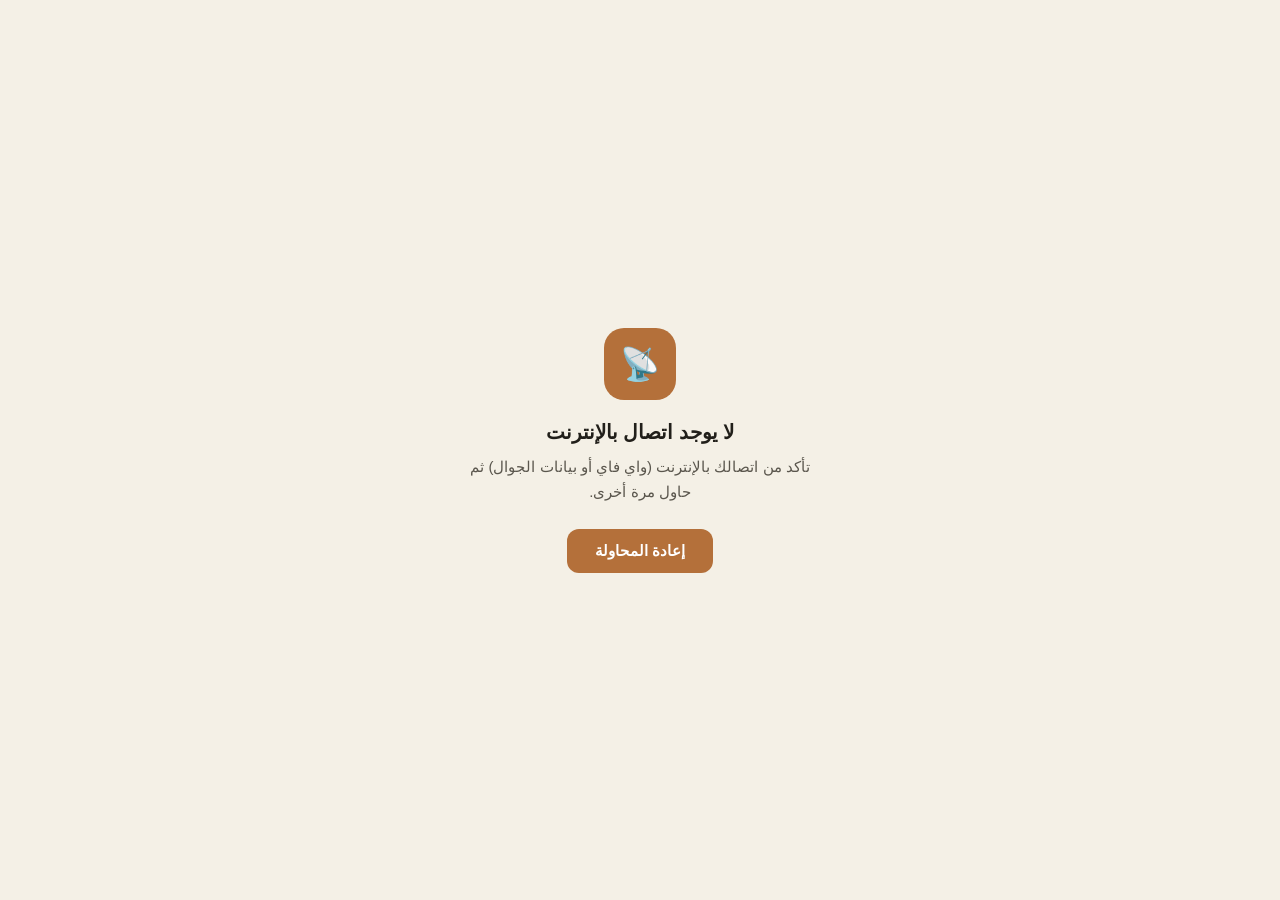
<file: offline.html>
<!DOCTYPE html>
<html lang="ar" dir="rtl">
<head>
<meta charset="UTF-8">
<meta name="viewport" content="width=device-width, initial-scale=1.0, viewport-fit=cover">
<title>لا يوجد اتصال بالإنترنت</title>
<style>
  :root{
    --paper:#F4F0E6; --ink:#211F1A; --wood:#B4703A; --line: rgba(33,31,26,0.12);
  }
  *{box-sizing:border-box; margin:0; padding:0;}
  html,body{height:100%;}
  body{
    background:var(--paper); color:var(--ink); font-family:'Tajawal', 'Segoe UI', sans-serif;
    display:flex; align-items:center; justify-content:center; min-height:100vh; padding:24px; text-align:center;
  }
  .wrap{max-width:360px;}
  .icon{
    width:72px; height:72px; border-radius:20px; background:var(--wood); color:#fff;
    display:flex; align-items:center; justify-content:center; margin:0 auto 20px; font-size:32px;
  }
  h1{font-size:20px; margin-bottom:10px; font-weight:800;}
  p{font-size:15px; line-height:1.7; color:#5a564d; margin-bottom:24px;}
  button{
    background:var(--wood); color:#fff; border:none; border-radius:12px; padding:13px 28px;
    font-size:15px; font-weight:700; font-family:inherit; cursor:pointer;
  }
  button:active{opacity:0.85;}
</style>
</head>
<body>
  <div class="wrap">
    <div class="icon">📡</div>
    <h1>لا يوجد اتصال بالإنترنت</h1>
    <p>تأكد من اتصالك بالإنترنت (واي فاي أو بيانات الجوال) ثم حاول مرة أخرى.</p>
    <button onclick="location.reload()">إعادة المحاولة</button>
  </div>
</body>
</html>
</file>
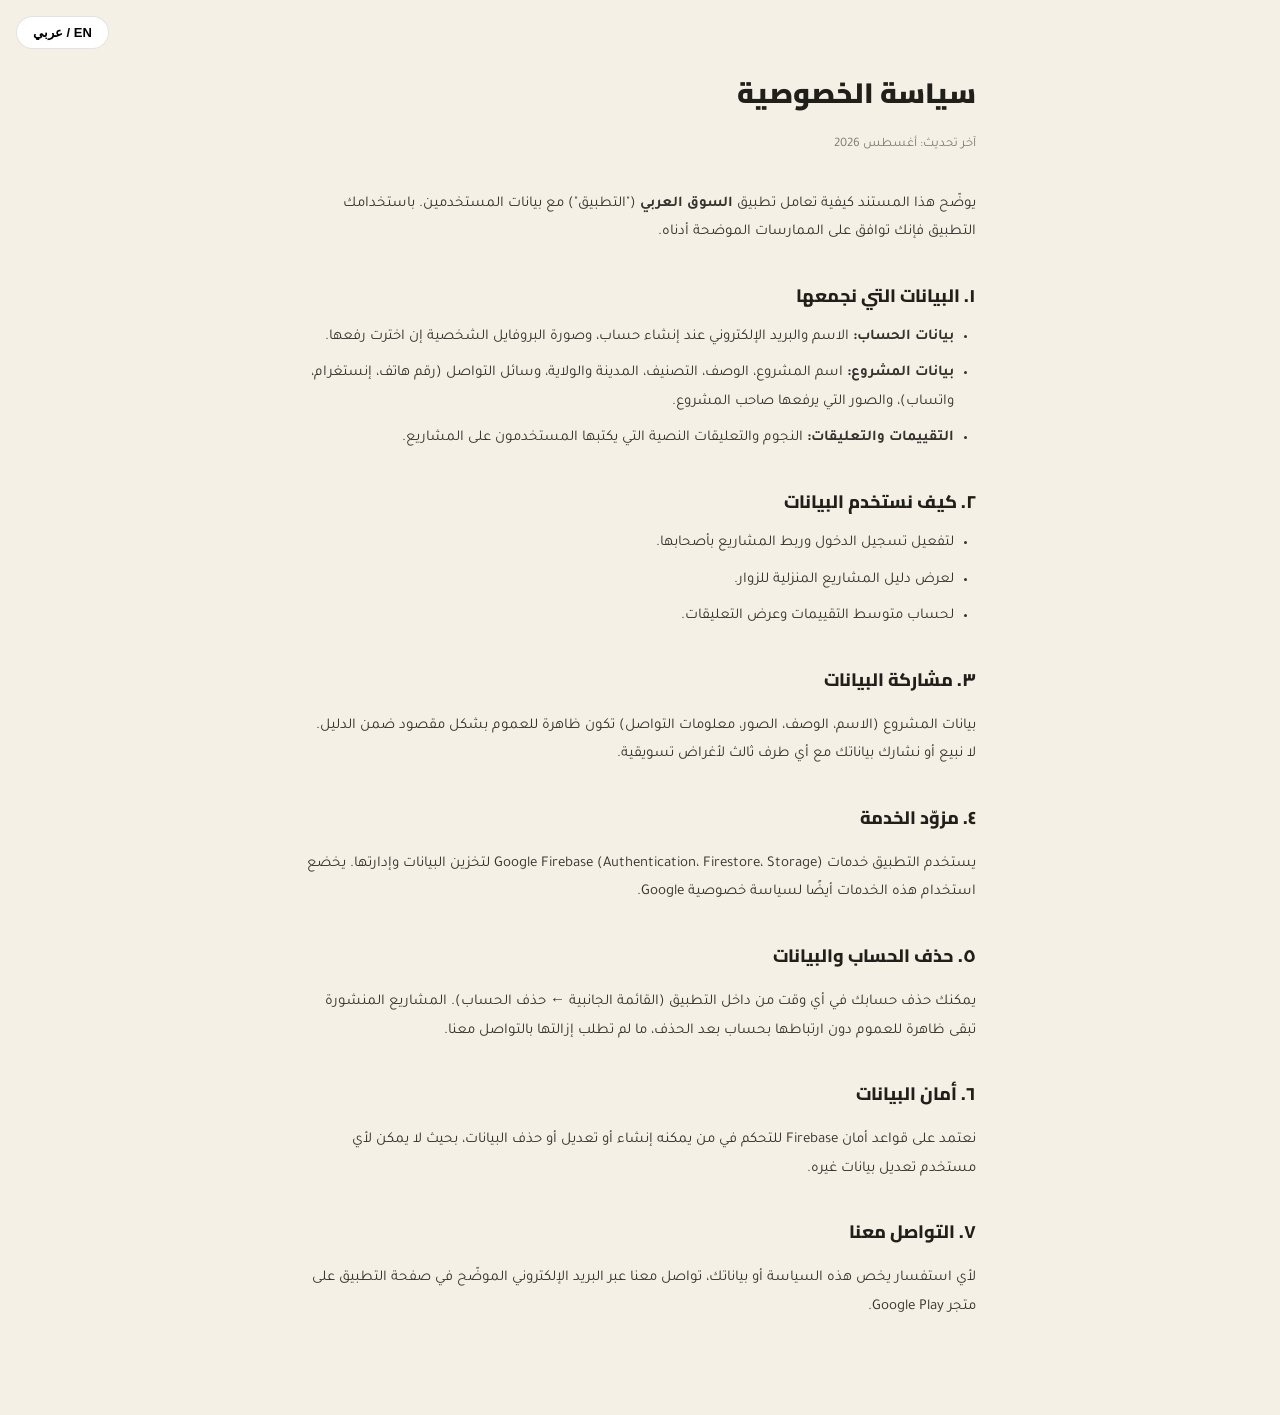
<file: privacy-policy.html>
<!DOCTYPE html>
<html lang="ar" dir="rtl">
<head>
<meta charset="UTF-8">
<meta name="viewport" content="width=device-width, initial-scale=1.0">
<title>سياسة الخصوصية — السوق العربي</title>
<link rel="preconnect" href="https://fonts.googleapis.com">
<link href="https://fonts.googleapis.com/css2?family=Cairo:wght@700;800;900&family=Tajawal:wght@400;500;700&display=swap" rel="stylesheet">
<style>
  :root{ --paper:#F4F0E6; --ink:#211F1A; --wood:#B4703A; --line:rgba(33,31,26,0.12); }
  *{box-sizing:border-box;}
  body{background:var(--paper); color:var(--ink); font-family:'Tajawal', sans-serif; line-height:1.9; margin:0; padding:0;}
  .wrap{max-width:720px; margin:0 auto; padding:48px 24px 80px;}
  h1{font-family:'Cairo', sans-serif; font-weight:900; font-size:28px; margin-bottom:6px;}
  .updated{font-size:13px; opacity:0.55; margin-bottom:32px;}
  h2{font-family:'Cairo', sans-serif; font-weight:800; font-size:18px; margin:32px 0 10px;}
  p{margin-bottom:14px; font-size:15px; opacity:0.9;}
  ul{margin:0 0 14px; padding-inline-start:22px;}
  li{margin-bottom:8px; font-size:15px; opacity:0.9;}
  a{color:var(--wood);}
  .lang-toggle{position:fixed; top:16px; inset-inline-end:16px; background:#fff; border:1px solid var(--line); border-radius:999px; padding:8px 16px; font-size:13px; font-weight:700; cursor:pointer;}
  .en{display:none;}
  html[lang="en"] .ar{display:none;}
  html[lang="en"] .en{display:block;}
  html[lang="en"] body{direction:ltr;}
</style>
</head>
<body>
<button class="lang-toggle" onclick="document.documentElement.lang = document.documentElement.lang === 'ar' ? 'en' : 'ar'; document.documentElement.dir = document.documentElement.lang === 'ar' ? 'rtl' : 'ltr';">EN / عربي</button>

<div class="wrap">
  <div class="ar">
    <h1>سياسة الخصوصية</h1>
    <p class="updated">آخر تحديث: أغسطس 2026</p>

    <p>يوضّح هذا المستند كيفية تعامل تطبيق <strong>السوق العربي</strong> ("التطبيق") مع بيانات المستخدمين. باستخدامك التطبيق فإنك توافق على الممارسات الموضحة أدناه.</p>

    <h2>١. البيانات التي نجمعها</h2>
    <ul>
      <li><strong>بيانات الحساب:</strong> الاسم والبريد الإلكتروني عند إنشاء حساب، وصورة البروفايل الشخصية إن اخترت رفعها.</li>
      <li><strong>بيانات المشروع:</strong> اسم المشروع، الوصف، التصنيف، المدينة والولاية، وسائل التواصل (رقم هاتف، إنستغرام، واتساب)، والصور التي يرفعها صاحب المشروع.</li>
      <li><strong>التقييمات والتعليقات:</strong> النجوم والتعليقات النصية التي يكتبها المستخدمون على المشاريع.</li>
    </ul>

    <h2>٢. كيف نستخدم البيانات</h2>
    <ul>
      <li>لتفعيل تسجيل الدخول وربط المشاريع بأصحابها.</li>
      <li>لعرض دليل المشاريع المنزلية للزوار.</li>
      <li>لحساب متوسط التقييمات وعرض التعليقات.</li>
    </ul>

    <h2>٣. مشاركة البيانات</h2>
    <p>بيانات المشروع (الاسم، الوصف، الصور، معلومات التواصل) تكون ظاهرة للعموم بشكل مقصود ضمن الدليل. لا نبيع أو نشارك بياناتك مع أي طرف ثالث لأغراض تسويقية.</p>

    <h2>٤. مزوّد الخدمة</h2>
    <p>يستخدم التطبيق خدمات Google Firebase (Authentication، Firestore، Storage) لتخزين البيانات وإدارتها. يخضع استخدام هذه الخدمات أيضًا لسياسة خصوصية Google.</p>

    <h2>٥. حذف الحساب والبيانات</h2>
    <p>يمكنك حذف حسابك في أي وقت من داخل التطبيق (القائمة الجانبية ← حذف الحساب). المشاريع المنشورة تبقى ظاهرة للعموم دون ارتباطها بحساب بعد الحذف، ما لم تطلب إزالتها بالتواصل معنا.</p>

    <h2>٦. أمان البيانات</h2>
    <p>نعتمد على قواعد أمان Firebase للتحكم في من يمكنه إنشاء أو تعديل أو حذف البيانات، بحيث لا يمكن لأي مستخدم تعديل بيانات غيره.</p>

    <h2>٧. التواصل معنا</h2>
    <p>لأي استفسار يخص هذه السياسة أو بياناتك، تواصل معنا عبر البريد الإلكتروني الموضّح في صفحة التطبيق على متجر Google Play.</p>
  </div>

  <div class="en">
    <h1>Privacy Policy</h1>
    <p class="updated">Last updated: August 2026</p>

    <p>This document explains how <strong>Al Souq Al Arabi</strong> ("the App") handles user data. By using the App, you agree to the practices described below.</p>

    <h2>1. Data We Collect</h2>
    <ul>
      <li><strong>Account data:</strong> name and email address when you create an account, and an optional personal profile photo.</li>
      <li><strong>Business listing data:</strong> business name, description, category, city and state, contact methods (phone, Instagram, WhatsApp), and photos uploaded by the business owner.</li>
      <li><strong>Ratings and reviews:</strong> star ratings and written comments left by users on listings.</li>
    </ul>

    <h2>2. How We Use Data</h2>
    <ul>
      <li>To enable sign-in and link listings to their owner.</li>
      <li>To display the home-based business directory to visitors.</li>
      <li>To compute average ratings and display reviews.</li>
    </ul>

    <h2>3. Data Sharing</h2>
    <p>Business listing data (name, description, photos, contact info) is intentionally public as part of the directory. We do not sell or share your data with third parties for marketing purposes.</p>

    <h2>4. Service Provider</h2>
    <p>The App uses Google Firebase (Authentication, Firestore, Storage) to store and manage data. Use of these services is also subject to Google's privacy policy.</p>

    <h2>5. Account and Data Deletion</h2>
    <p>You can delete your account at any time from within the App (side menu → Delete Account). Published listings remain publicly visible without an account attached after deletion, unless you contact us to request their removal.</p>

    <h2>6. Data Security</h2>
    <p>We rely on Firebase security rules to control who can create, edit, or delete data, so no user can modify another user's data.</p>

    <h2>7. Contact Us</h2>
    <p>For any questions about this policy or your data, contact us via the email listed on the App's Google Play Store page.</p>
  </div>
</div>
</body>
</html>
</file>
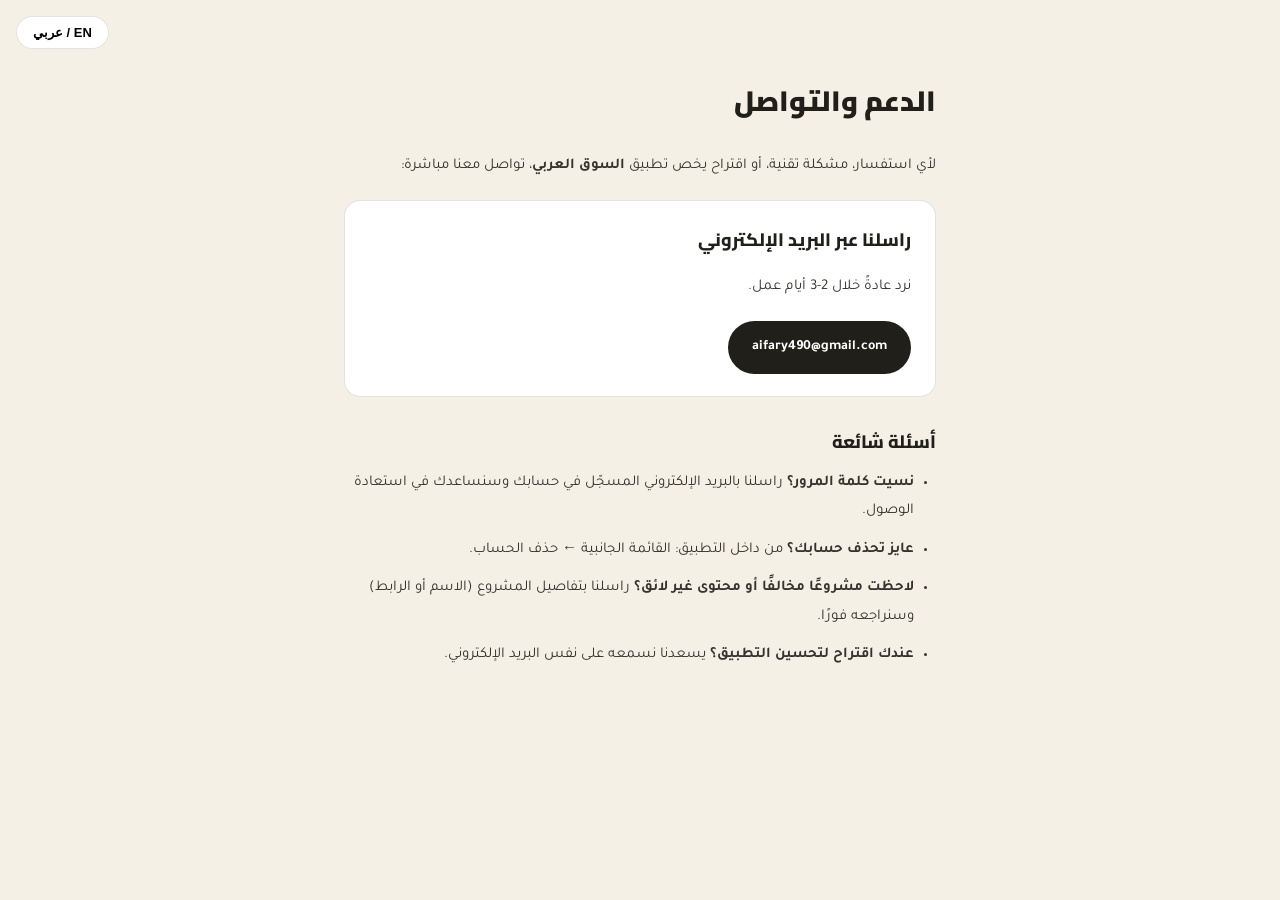
<file: support.html>
<!DOCTYPE html>
<html lang="ar" dir="rtl">
<head>
<meta charset="UTF-8">
<meta name="viewport" content="width=device-width, initial-scale=1.0">
<title>الدعم والتواصل — السوق العربي</title>
<link rel="preconnect" href="https://fonts.googleapis.com">
<link href="https://fonts.googleapis.com/css2?family=Cairo:wght@700;800;900&family=Tajawal:wght@400;500;700&display=swap" rel="stylesheet">
<style>
  :root{ --paper:#F4F0E6; --ink:#211F1A; --wood:#B4703A; --line:rgba(33,31,26,0.12); }
  *{box-sizing:border-box;}
  body{background:var(--paper); color:var(--ink); font-family:'Tajawal', sans-serif; line-height:1.9; margin:0; padding:0;}
  .wrap{max-width:640px; margin:0 auto; padding:56px 24px 90px;}
  h1{font-family:'Cairo', sans-serif; font-weight:900; font-size:28px; margin-bottom:24px;}
  h2{font-family:'Cairo', sans-serif; font-weight:800; font-size:18px; margin:28px 0 10px;}
  p{margin-bottom:14px; font-size:15px; opacity:0.9;}
  .card{background:#fff; border:1px solid var(--line); border-radius:16px; padding:22px 24px; margin:20px 0;}
  .email-link{display:inline-block; background:var(--ink); color:#fff !important; text-decoration:none; padding:13px 24px; border-radius:999px; font-weight:700; font-size:14px; margin-top:6px;}
  ul{margin:0 0 14px; padding-inline-start:22px;}
  li{margin-bottom:10px; font-size:15px; opacity:0.9;}
  .lang-toggle{position:fixed; top:16px; inset-inline-end:16px; background:#fff; border:1px solid var(--line); border-radius:999px; padding:8px 16px; font-size:13px; font-weight:700; cursor:pointer;}
  .en{display:none;}
  html[lang="en"] .ar{display:none;}
  html[lang="en"] .en{display:block;}
  html[lang="en"] body{direction:ltr;}
</style>
</head>
<body>
<button class="lang-toggle" onclick="document.documentElement.lang = document.documentElement.lang === 'ar' ? 'en' : 'ar'; document.documentElement.dir = document.documentElement.lang === 'ar' ? 'rtl' : 'ltr';">EN / عربي</button>

<div class="wrap">
  <div class="ar">
    <h1>الدعم والتواصل</h1>
    <p>لأي استفسار، مشكلة تقنية، أو اقتراح يخص تطبيق <strong>السوق العربي</strong>، تواصل معنا مباشرة:</p>

    <div class="card">
      <h2 style="margin-top:0;">راسلنا عبر البريد الإلكتروني</h2>
      <p>نرد عادةً خلال 2-3 أيام عمل.</p>
      <a class="email-link" href="mailto:aifary490@gmail.com">aifary490@gmail.com</a>
    </div>

    <h2>أسئلة شائعة</h2>
    <ul>
      <li><strong>نسيت كلمة المرور؟</strong> راسلنا بالبريد الإلكتروني المسجّل في حسابك وسنساعدك في استعادة الوصول.</li>
      <li><strong>عايز تحذف حسابك؟</strong> من داخل التطبيق: القائمة الجانبية ← حذف الحساب.</li>
      <li><strong>لاحظت مشروعًا مخالفًا أو محتوى غير لائق؟</strong> راسلنا بتفاصيل المشروع (الاسم أو الرابط) وسنراجعه فورًا.</li>
      <li><strong>عندك اقتراح لتحسين التطبيق؟</strong> يسعدنا نسمعه على نفس البريد الإلكتروني.</li>
    </ul>
  </div>

  <div class="en">
    <h1>Support & Contact</h1>
    <p>For any question, technical issue, or suggestion about the <strong>Al Souq Al Arabi</strong> app, reach out directly:</p>

    <div class="card">
      <h2 style="margin-top:0;">Email Us</h2>
      <p>We typically respond within 2-3 business days.</p>
      <a class="email-link" href="mailto:aifary490@gmail.com">aifary490@gmail.com</a>
    </div>

    <h2>Frequently Asked Questions</h2>
    <ul>
      <li><strong>Forgot your password?</strong> Email us from the address registered on your account and we'll help you regain access.</li>
      <li><strong>Want to delete your account?</strong> In the app: side menu → Delete Account.</li>
      <li><strong>Noticed a listing that violates guidelines or contains inappropriate content?</strong> Email us the business name or link and we'll review it promptly.</li>
      <li><strong>Have a suggestion to improve the app?</strong> We'd love to hear it at the same email.</li>
    </ul>
  </div>
</div>
</body>
</html>
</file>
